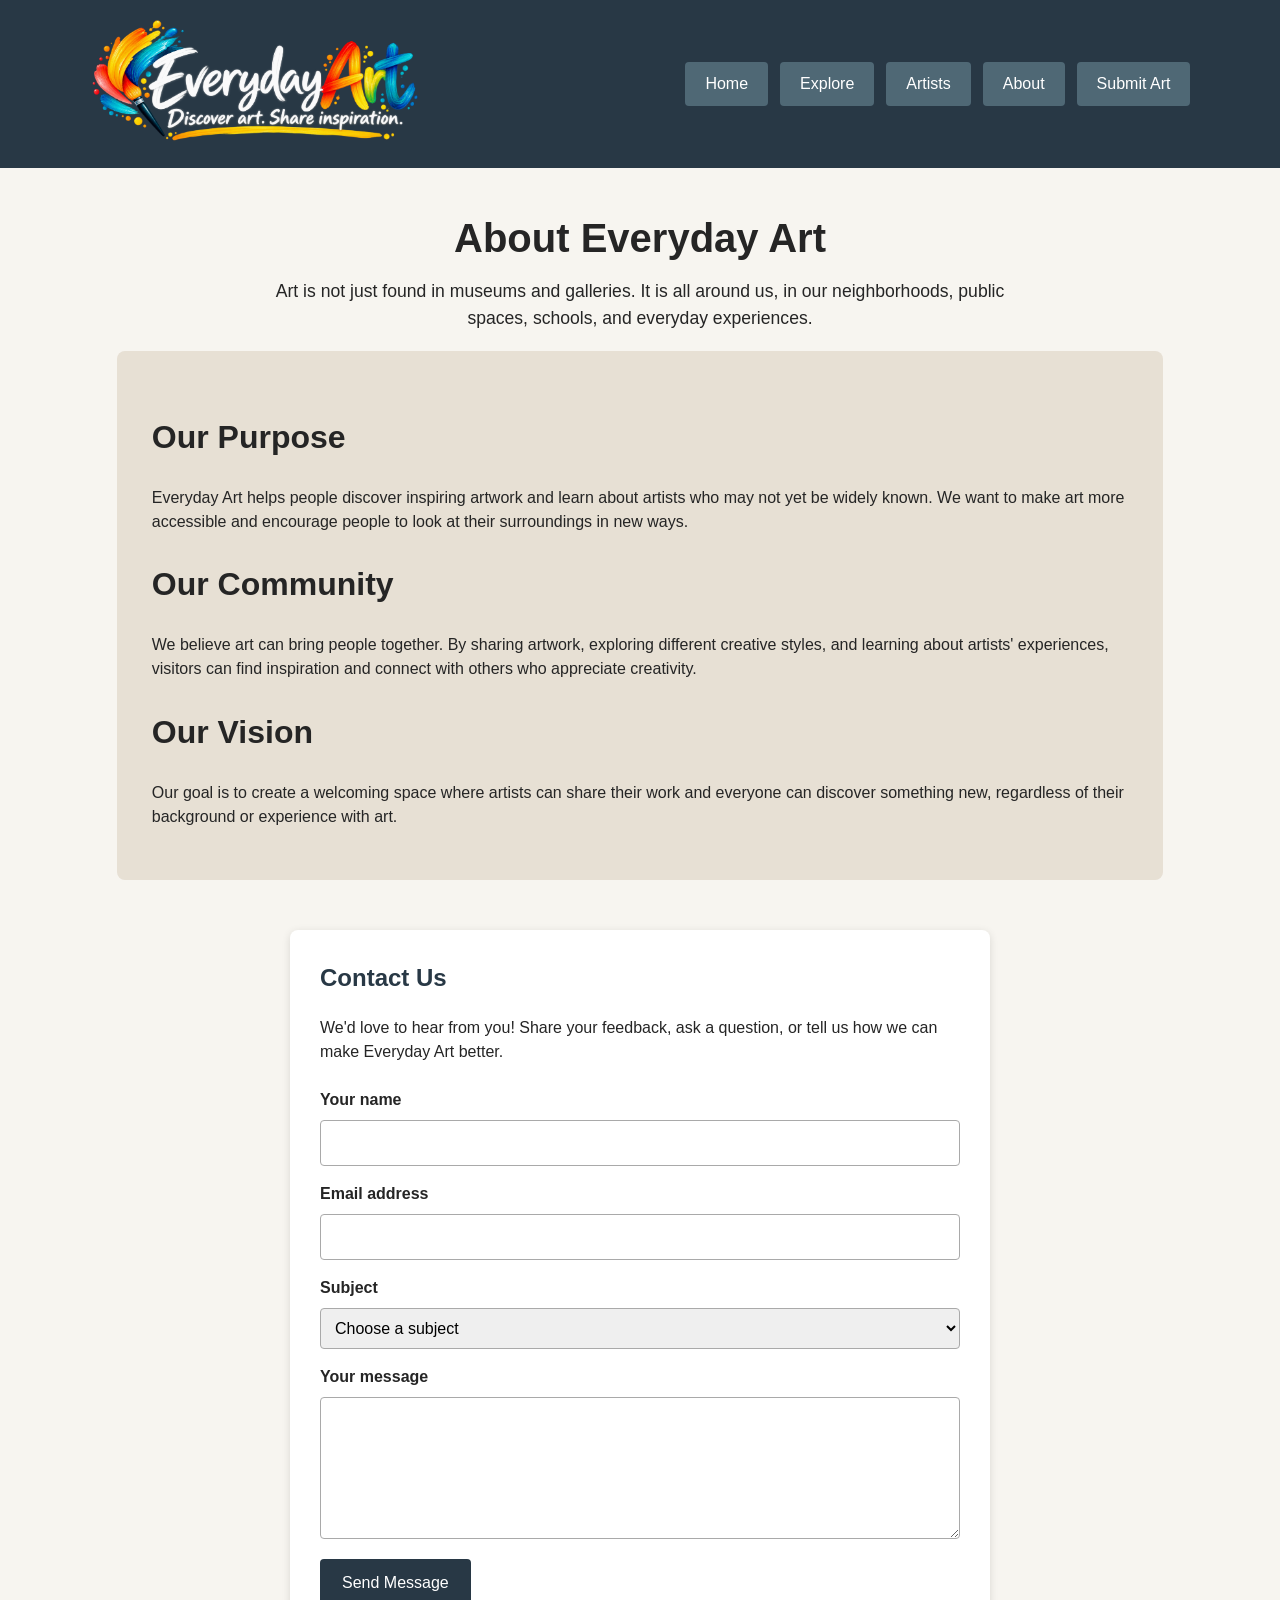
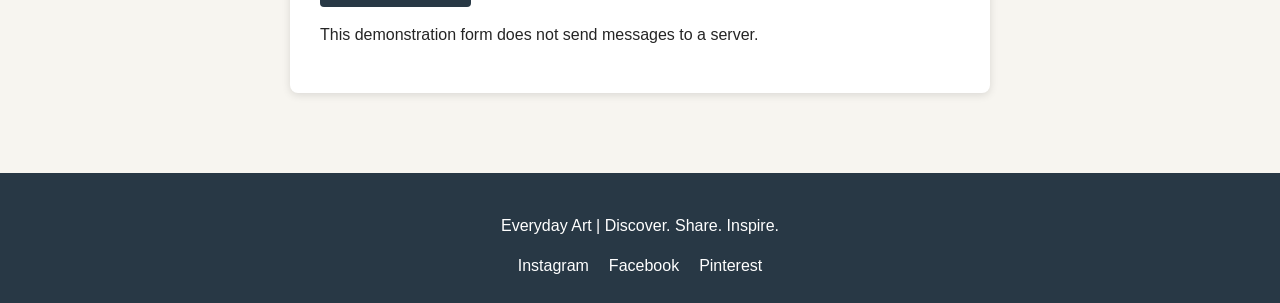
<file: about.html>
<!doctype html>
<html lang="en">
  <head>
    <meta charset="UTF-8" />
    <meta name="viewport" content="width=device-width, initial-scale=1.0" />
    <title>About | Everyday Art</title>
    <link rel="stylesheet" href="style.css" />
  </head>
  <body>
    <header>
      <div class="header-content">
        <a href="index.html" class="logo">
          <img src="images/everyday-art-logo.png" alt="Everyday Art home" />
        </a>
        <nav>
          <a href="index.html">Home</a>
          <a href="explore.html">Explore</a>
          <a href="artists.html">Artists</a>
          <a href="about.html">About</a>
          <a href="submit.html">Submit Art</a>
        </nav>
      </div>
    </header>

    <main>
      <section class="page-intro">
        <h1>About Everyday Art</h1>
        <p>
          Art is not just found in museums and galleries. It is all around us,
          in our neighborhoods, public spaces, schools, and everyday
          experiences.
        </p>
      </section>

      <section class="artist-spotlight">
        <div class="artist-info">
          <h2>Our Purpose</h2>
          <p>
            Everyday Art helps people discover inspiring artwork and learn about
            artists who may not yet be widely known. We want to make art more
            accessible and encourage people to look at their surroundings in new
            ways.
          </p>
          <h2>Our Community</h2>
          <p>
            We believe art can bring people together. By sharing artwork,
            exploring different creative styles, and learning about artists'
            experiences, visitors can find inspiration and connect with others
            who appreciate creativity.
          </p>
          <h2>Our Vision</h2>
          <p>
            Our goal is to create a welcoming space where artists can share
            their work and everyone can discover something new, regardless of
            their background or experience with art.
          </p>
        </div>
      </section>

      <section class="submission-form contact-form">
        <h2>Contact Us</h2>
        <p>
          We'd love to hear from you! Share your feedback, ask a question, or
          tell us how we can make Everyday Art better.
        </p>

        <form action="#" method="post">
          <label for="contact-name">Your name</label>
          <input
            type="text"
            id="contact-name"
            name="contact-name"
            autocomplete="name"
            required
          />

          <label for="contact-email">Email address</label>
          <input
            type="email"
            id="contact-email"
            name="contact-email"
            autocomplete="email"
            required
          />

          <label for="contact-subject">Subject</label>
          <select id="contact-subject" name="contact-subject" required>
            <option value="">Choose a subject</option>
            <option value="feedback">Website feedback</option>
            <option value="question">General question</option>
            <option value="suggestion">Suggestion or idea</option>
            <option value="other">Other</option>
          </select>

          <label for="contact-message">Your message</label>
          <textarea
            id="contact-message"
            name="contact-message"
            rows="5"
            required
          ></textarea>

          <button type="submit">Send Message</button>
        </form>

        <p class="form-note">
          This demonstration form does not send messages to a server.
        </p>
      </section>
    </main>

    <footer>
      <p>Everyday Art | Discover. Share. Inspire.</p>
      <div class="social-links">
        <a href="#">Instagram</a>
        <a href="#">Facebook</a>
        <a href="#">Pinterest</a>
      </div>
    </footer>
  </body>
</html>
</file>
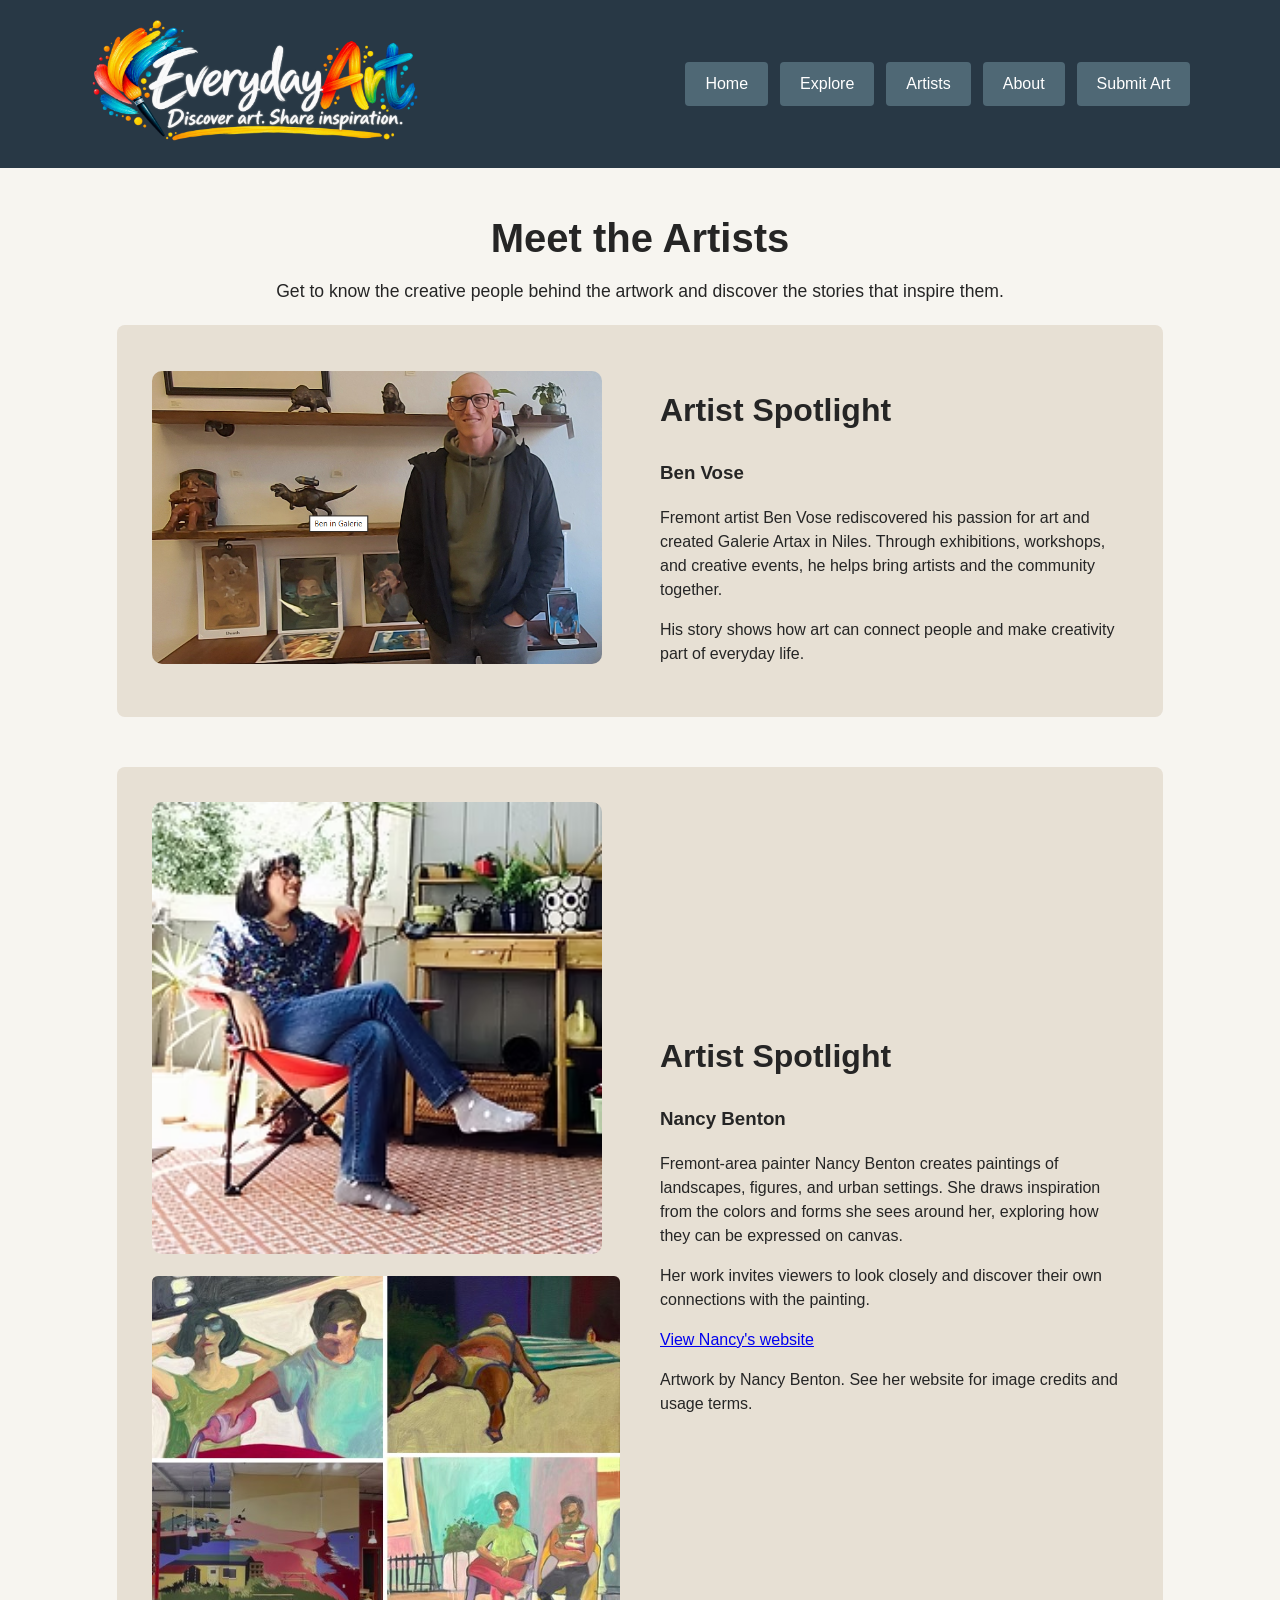
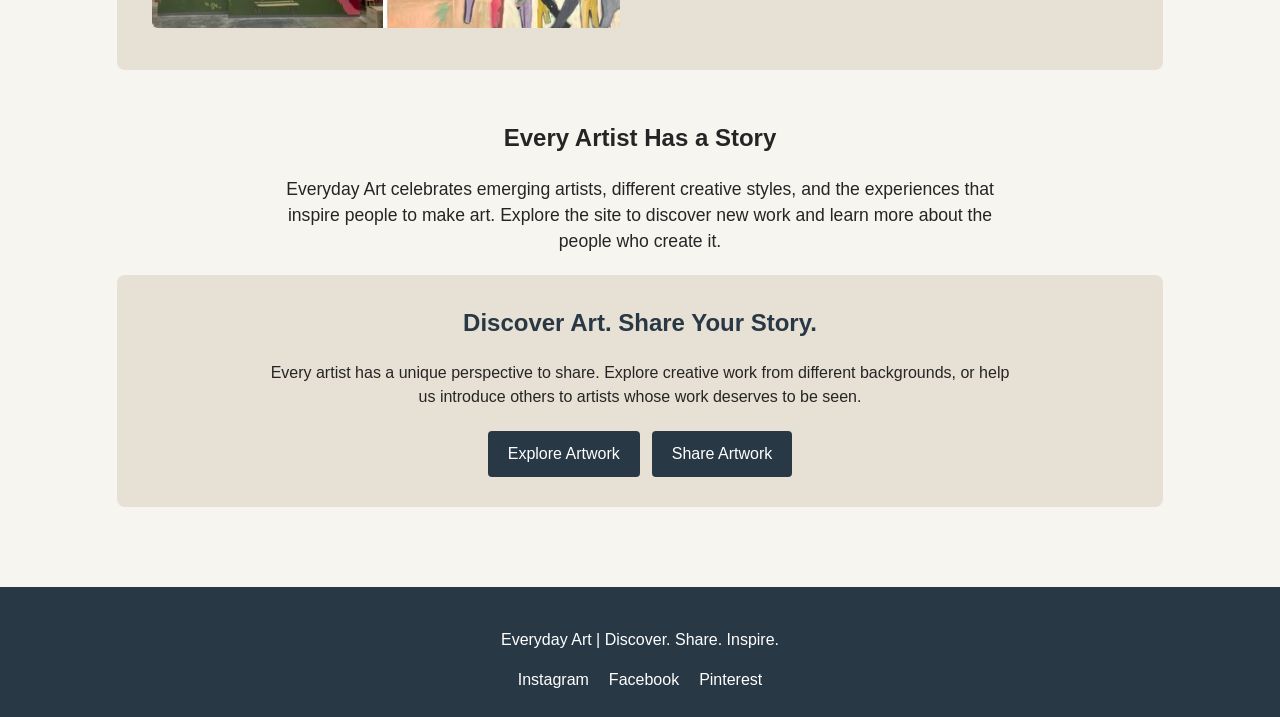
<file: artists.html>
<!doctype html>
<html lang="en">
  <head>
    <meta charset="UTF-8" />
    <meta name="viewport" content="width=device-width, initial-scale=1.0" />
    <title>Artists | Everyday Art</title>
    <link rel="stylesheet" href="style.css" />
  </head>
  <body>
    <header>
      <div class="header-content">
        <a href="index.html" class="logo">
          <img src="images/everyday-art-logo.png" alt="Everyday Art home" />
        </a>
        <nav>
          <a href="index.html">Home</a>
          <a href="explore.html">Explore</a>
          <a href="artists.html">Artists</a>
          <a href="about.html">About</a>
          <a href="submit.html">Submit Art</a>
        </nav>
      </div>
    </header>

    <main>
      <section class="page-intro">
        <h1>Meet the Artists</h1>
        <p>
          Get to know the creative people behind the artwork and discover the
          stories that inspire them.
        </p>
      </section>

      <section class="artist-spotlight">
        <div class="artist-image">
          <img src="images/ben-vose.png" alt="Artist Ben Vose" />
        </div>
        <div class="artist-info">
          <h2>Artist Spotlight</h2>
          <h3>Ben Vose</h3>
          <p>
            Fremont artist Ben Vose rediscovered his passion for art and created
            Galerie Artax in Niles. Through exhibitions, workshops, and creative
            events, he helps bring artists and the community together.
          </p>
          <p>
            His story shows how art can connect people and make creativity part
            of everyday life.
          </p>
        </div>
      </section>

      <section class="artist-spotlight">
        <div class="artist-image">
          <img src="images/nancy-benton.avif" alt="Nancy Benton, artist" />
          <img
            src="images/nancy-benton-artwork.jpg"
            alt="Four paintings by Nancy Benton"
            class="nancy-artwork"
          />
        </div>

        <div class="artist-info">
          <h2>Artist Spotlight</h2>
          <h3>Nancy Benton</h3>
          <p>
            Fremont-area painter Nancy Benton creates paintings of landscapes,
            figures, and urban settings. She draws inspiration from the colors
            and forms she sees around her, exploring how they can be expressed
            on canvas.
          </p>
          <p>
            Her work invites viewers to look closely and discover their own
            connections with the painting.
          </p>
          <p>
            <a
              href="https://www.nancybenton.net/"
              target="_blank"
              rel="noopener noreferrer"
              >View Nancy's website</a
            >
          </p>
          <p class="photo-credit">
            Artwork by Nancy Benton. See her website for image credits and usage
            terms.
          </p>
        </div>
      </section>

      <section class="page-intro">
        <h2>Every Artist Has a Story</h2>
        <p>
          Everyday Art celebrates emerging artists, different creative styles,
          and the experiences that inspire people to make art. Explore the site
          to discover new work and learn more about the people who create it.
        </p>
      </section>

      <section class="artist-invitation">
        <h2>Discover Art. Share Your Story.</h2>
        <p>
          Every artist has a unique perspective to share. Explore creative work
          from different backgrounds, or help us introduce others to artists
          whose work deserves to be seen.
        </p>
        <div class="artist-links">
          <a href="explore.html">Explore Artwork</a>
          <a href="submit.html">Share Artwork</a>
        </div>
      </section>
    </main>

    <footer>
      <p>Everyday Art | Discover. Share. Inspire.</p>
      <div class="social-links">
        <a href="#">Instagram</a>
        <a href="#">Facebook</a>
        <a href="#">Pinterest</a>
      </div>
    </footer>
  </body>
</html>
</file>
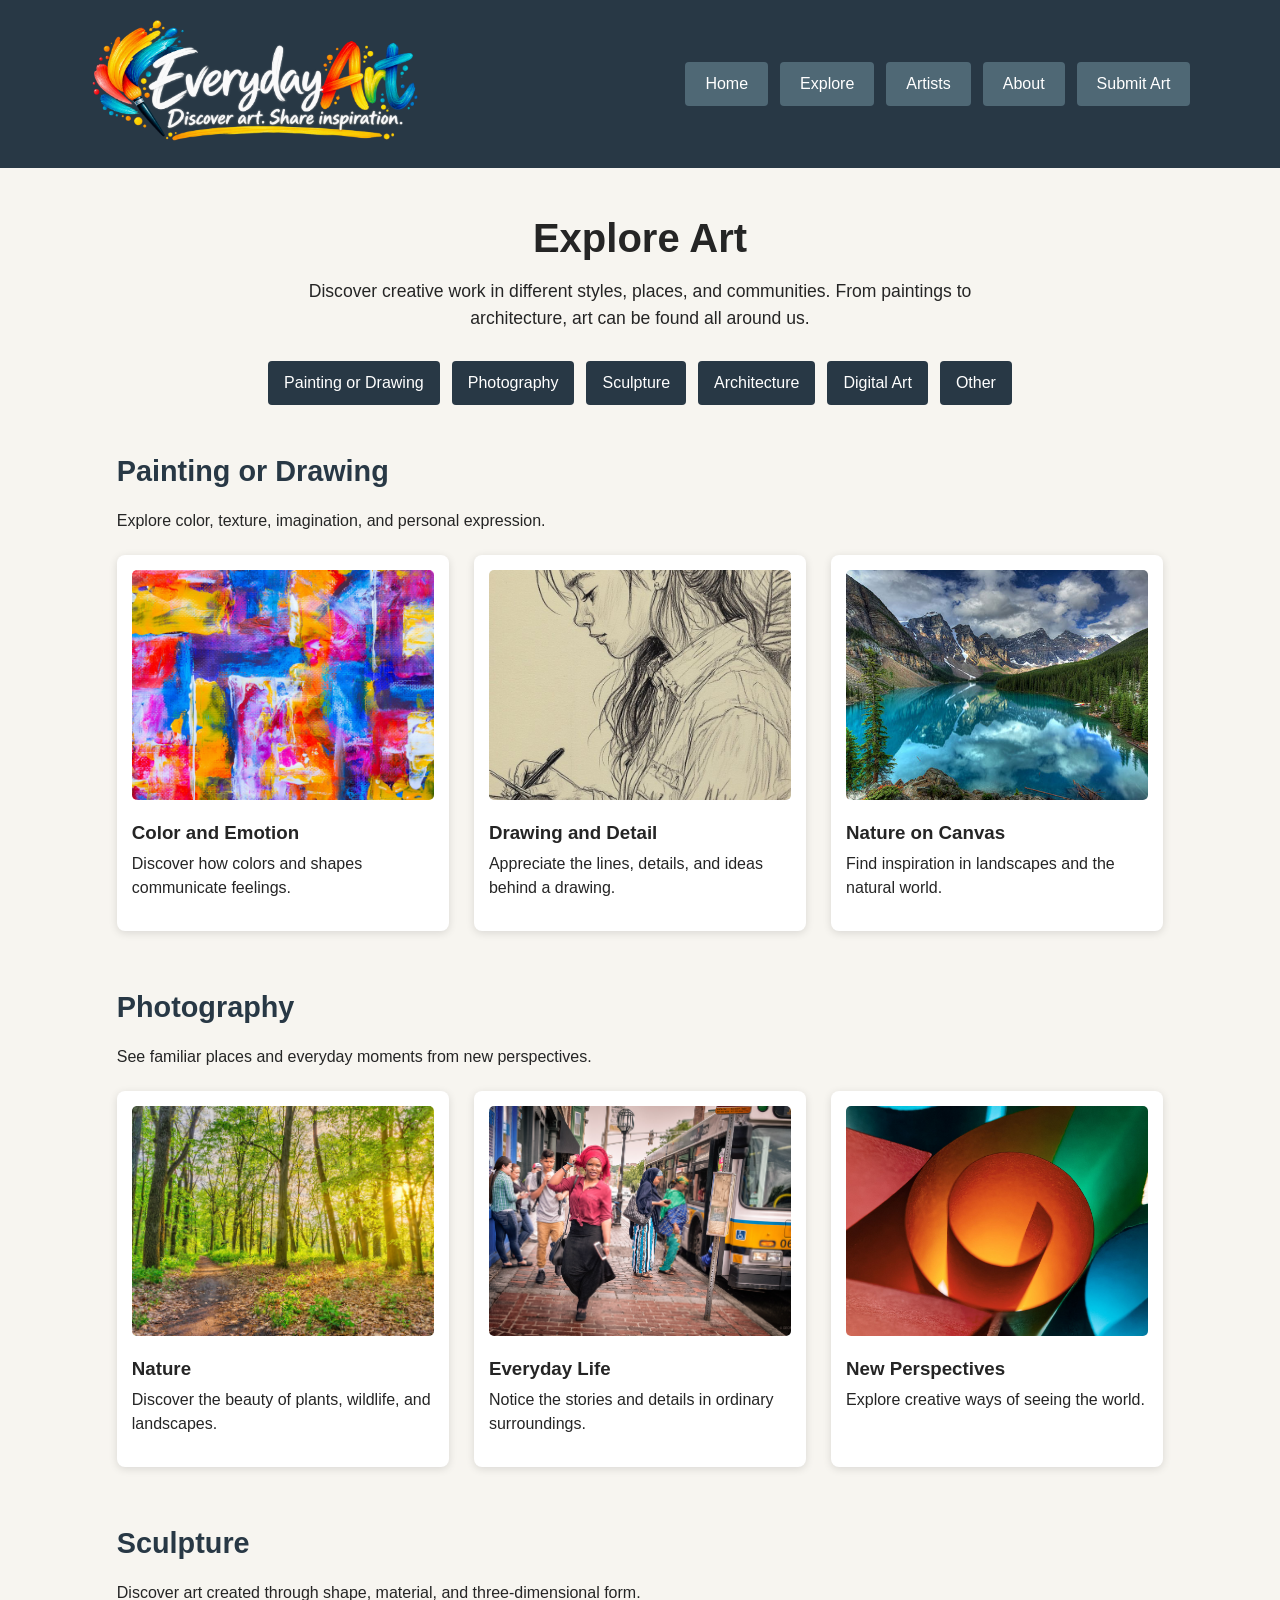
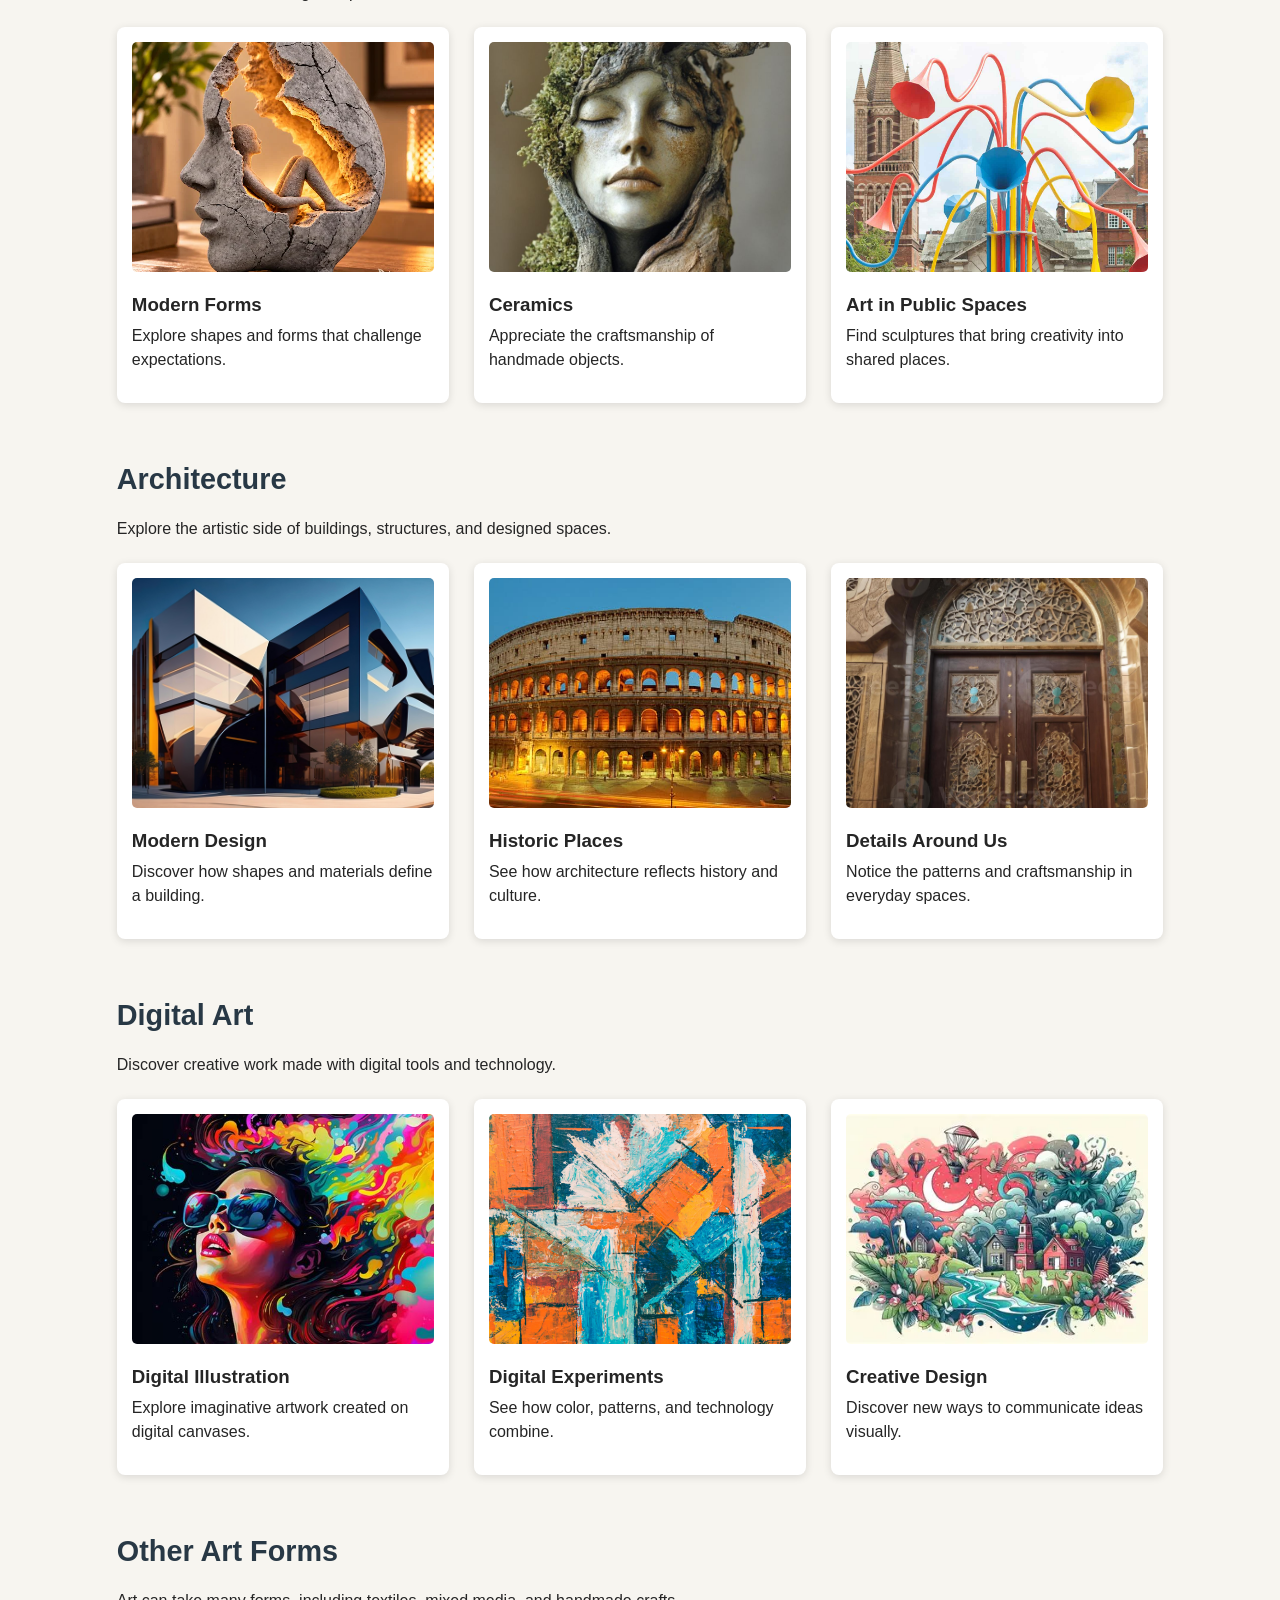
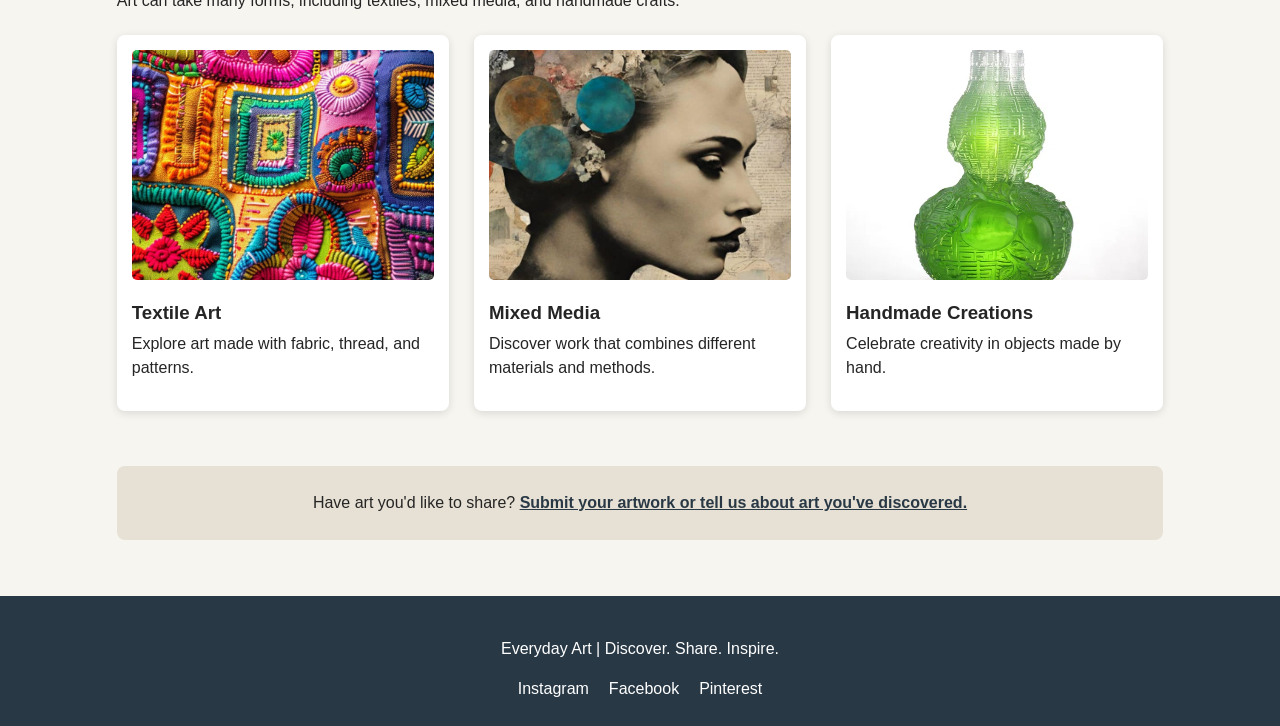
<file: explore.html>
<!doctype html>
<html lang="en">
  <head>
    <meta charset="UTF-8" />
    <meta name="viewport" content="width=device-width, initial-scale=1.0" />
    <title>Explore Art | Everyday Art</title>
    <link rel="stylesheet" href="style.css" />
  </head>
  <body>
    <header>
      <div class="header-content">
        <a href="index.html" class="logo">
          <img src="images/everyday-art-logo.png" alt="Everyday Art home" />
        </a>
        <nav>
          <a href="index.html">Home</a>
          <a href="explore.html">Explore</a>
          <a href="artists.html">Artists</a>
          <a href="about.html">About</a>
          <a href="submit.html">Submit Art</a>
        </nav>
      </div>
    </header>

    <main>
      <section class="page-intro">
        <h1>Explore Art</h1>
        <p>
          Discover creative work in different styles, places, and communities.
          From paintings to architecture, art can be found all around us.
        </p>
      </section>

      <nav class="category-links" aria-label="Art categories">
        <a href="#painting">Painting or Drawing</a>
        <a href="#photography">Photography</a>
        <a href="#sculpture">Sculpture</a>
        <a href="#architecture">Architecture</a>
        <a href="#digital-art">Digital Art</a>
        <a href="#other">Other</a>
      </nav>

      <section class="explore-category" id="painting">
        <h2>Painting or Drawing</h2>
        <p>Explore color, texture, imagination, and personal expression.</p>
        <div class="artwork-container">
          <article class="artwork-card">
            <img src="images/painting.jpg" alt="Colorful abstract painting" />
            <h3>Color and Emotion</h3>
            <p>Discover how colors and shapes communicate feelings.</p>
          </article>
          <article class="artwork-card">
            <img src="images/drawing.jpg" alt="Pencil drawing artwork" />
            <h3>Drawing and Detail</h3>
            <p>Appreciate the lines, details, and ideas behind a drawing.</p>
          </article>
          <article class="artwork-card">
            <img src="images/landscape.jpg" alt="Landscape artwork" />
            <h3>Nature on Canvas</h3>
            <p>Find inspiration in landscapes and the natural world.</p>
          </article>
        </div>
      </section>

      <section class="explore-category" id="photography">
        <h2>Photography</h2>
        <p>See familiar places and everyday moments from new perspectives.</p>
        <div class="artwork-container">
          <article class="artwork-card">
            <img src="images/nature-photo.jpg" alt="Nature photography" />
            <h3>Nature</h3>
            <p>Discover the beauty of plants, wildlife, and landscapes.</p>
          </article>
          <article class="artwork-card">
            <img src="images/street-photo.jpg" alt="Street photography" />
            <h3>Everyday Life</h3>
            <p>Notice the stories and details in ordinary surroundings.</p>
          </article>
          <article class="artwork-card">
            <img
              src="images/creative-photo.jpg"
              alt="Artistic close-up photograph"
            />
            <h3>New Perspectives</h3>
            <p>Explore creative ways of seeing the world.</p>
          </article>
        </div>
      </section>

      <section class="explore-category" id="sculpture">
        <h2>Sculpture</h2>
        <p>
          Discover art created through shape, material, and three-dimensional
          form.
        </p>
        <div class="artwork-container">
          <article class="artwork-card">
            <img src="images/sculpture.webp" alt="Sculptural artwork" />
            <h3>Modern Forms</h3>
            <p>Explore shapes and forms that challenge expectations.</p>
          </article>
          <article class="artwork-card">
            <img
              src="images/ceramic-art.jpg"
              alt="Handmade ceramic sculpture"
            />
            <h3>Ceramics</h3>
            <p>Appreciate the craftsmanship of handmade objects.</p>
          </article>
          <article class="artwork-card">
            <img
              src="images/public-sculpture.jpg"
              alt="Outdoor public sculpture"
            />
            <h3>Art in Public Spaces</h3>
            <p>Find sculptures that bring creativity into shared places.</p>
          </article>
        </div>
      </section>

      <section class="explore-category" id="architecture">
        <h2>Architecture</h2>
        <p>
          Explore the artistic side of buildings, structures, and designed
          spaces.
        </p>
        <div class="artwork-container">
          <article class="artwork-card">
            <img
              src="images/modern-building.jpg"
              alt="Modern architectural building"
            />
            <h3>Modern Design</h3>
            <p>Discover how shapes and materials define a building.</p>
          </article>
          <article class="artwork-card">
            <img
              src="images/historic-building.jpg"
              alt="Historic building architecture"
            />
            <h3>Historic Places</h3>
            <p>See how architecture reflects history and culture.</p>
          </article>
          <article class="artwork-card">
            <img
              src="images/architectural-detail.jpg"
              alt="Decorative architectural detail"
            />
            <h3>Details Around Us</h3>
            <p>Notice the patterns and craftsmanship in everyday spaces.</p>
          </article>
        </div>
      </section>

      <section class="explore-category" id="digital-art">
        <h2>Digital Art</h2>
        <p>Discover creative work made with digital tools and technology.</p>
        <div class="artwork-container">
          <article class="artwork-card">
            <img
              src="images/digital-illustration.jpg"
              alt="Digital illustration"
            />
            <h3>Digital Illustration</h3>
            <p>Explore imaginative artwork created on digital canvases.</p>
          </article>
          <article class="artwork-card">
            <img
              src="images/digital-abstract.jpg"
              alt="Abstract digital artwork"
            />
            <h3>Digital Experiments</h3>
            <p>See how color, patterns, and technology combine.</p>
          </article>
          <article class="artwork-card">
            <img
              src="images/digital-design.webp"
              alt="Creative digital design"
            />
            <h3>Creative Design</h3>
            <p>Discover new ways to communicate ideas visually.</p>
          </article>
        </div>
      </section>

      <section class="explore-category" id="other">
        <h2>Other Art Forms</h2>
        <p>
          Art can take many forms, including textiles, mixed media, and handmade
          crafts.
        </p>
        <div class="artwork-container">
          <article class="artwork-card">
            <img src="images/textile-art.jpg" alt="Colorful textile artwork" />
            <h3>Textile Art</h3>
            <p>Explore art made with fabric, thread, and patterns.</p>
          </article>
          <article class="artwork-card">
            <img src="images/mixed-media.jpg" alt="Mixed-media artwork" />
            <h3>Mixed Media</h3>
            <p>Discover work that combines different materials and methods.</p>
          </article>
          <article class="artwork-card">
            <img
              src="images/handmade-art.webp"
              alt="Handmade creative artwork"
            />
            <h3>Handmade Creations</h3>
            <p>Celebrate creativity in objects made by hand.</p>
          </article>
        </div>
      </section>

      <p class="explore-invitation">
        Have art you'd like to share?
        <a href="submit.html"
          >Submit your artwork or tell us about art you've discovered.</a
        >
      </p>
    </main>

    <footer>
      <p>Everyday Art | Discover. Share. Inspire.</p>
      <div class="social-links">
        <a href="#">Instagram</a>
        <a href="#">Facebook</a>
        <a href="#">Pinterest</a>
      </div>
    </footer>
  </body>
</html>
</file>
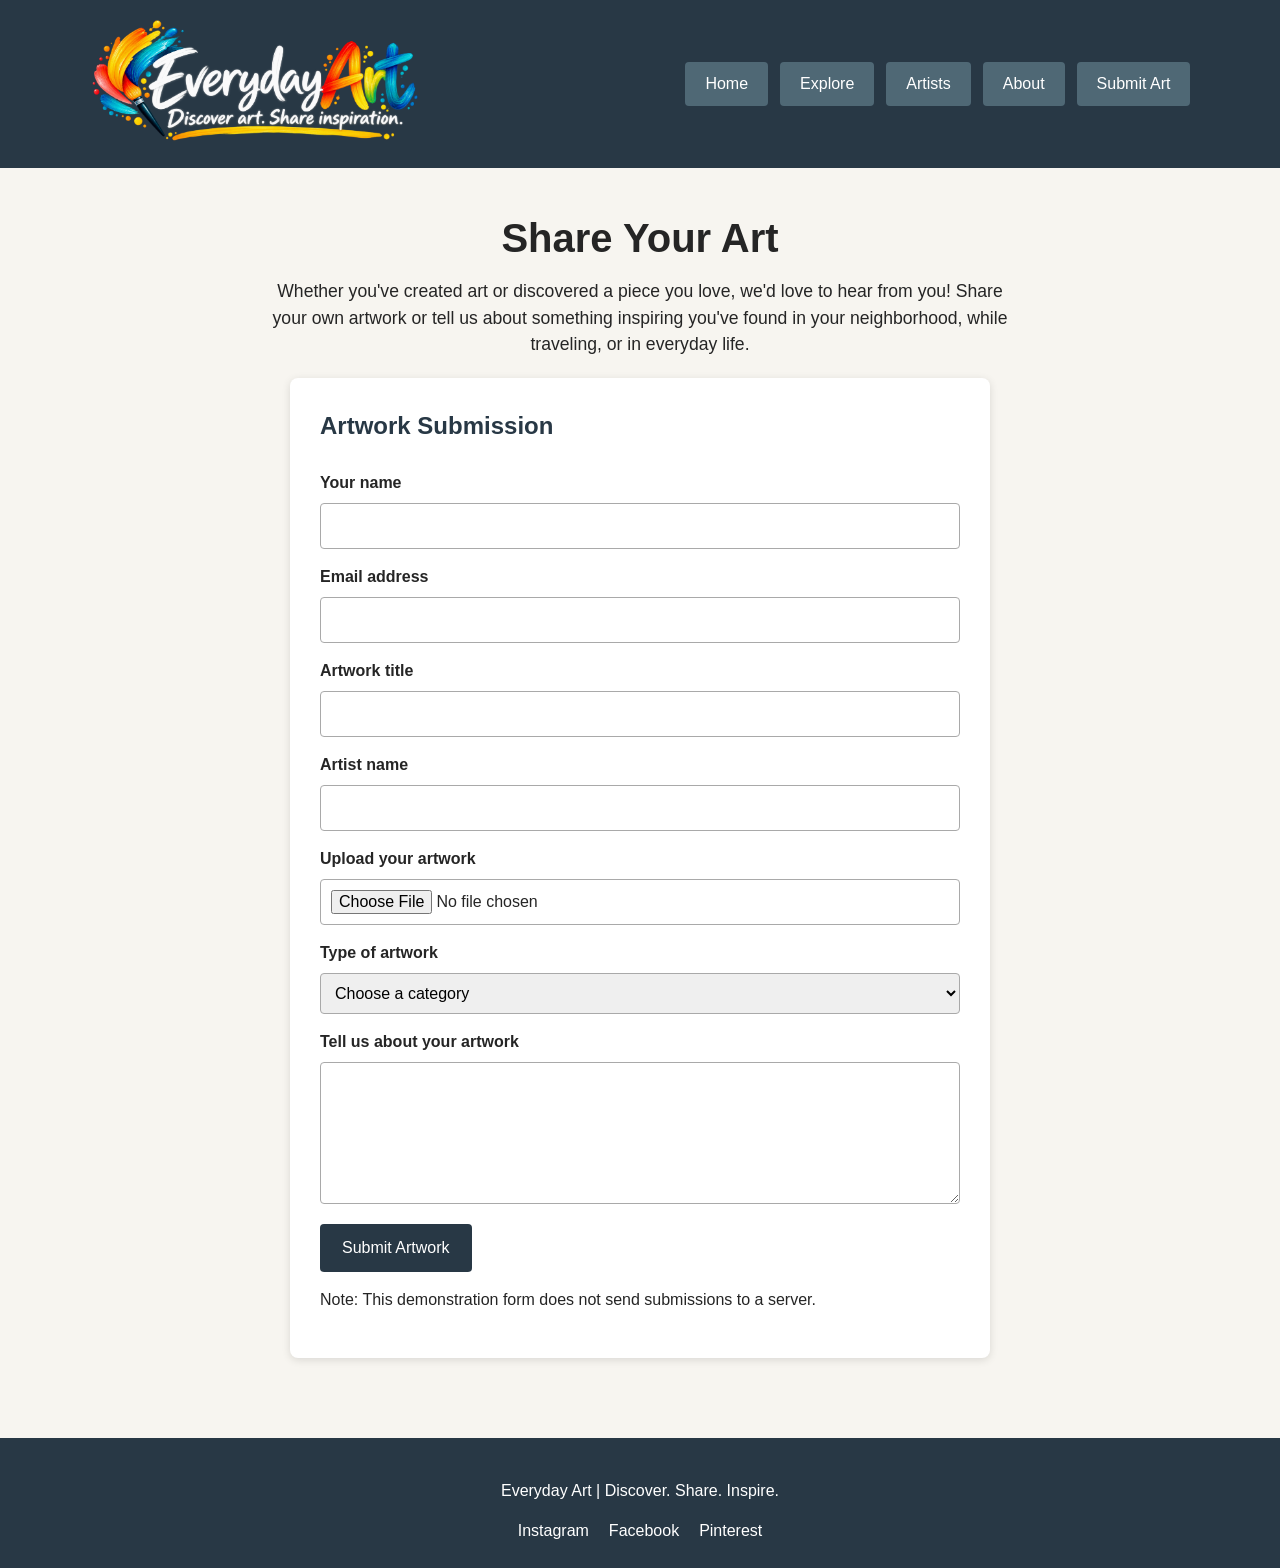
<file: submit.html>
<!doctype html>
<html lang="en">
  <head>
    <meta charset="UTF-8" />
    <meta name="viewport" content="width=device-width, initial-scale=1.0" />
    <title>Submit Art | Everyday Art</title>
    <link rel="stylesheet" href="style.css" />
  </head>
  <body>
    <header>
      <div class="header-content">
        <a href="index.html" class="logo">
          <img src="images/everyday-art-logo.png" alt="Everyday Art home" />
        </a>
        <nav>
    <a href="index.html">Home</a>
    <a href="explore.html">Explore</a>
    <a href="artists.html">Artists</a>
    <a href="about.html">About</a>
    <a href="submit.html">Submit Art</a>
</nav>
      </div>
    </header>

    <main>
      <section class="page-intro">
        <h1>Share Your Art</h1>
        <p>
          Whether you've created art or discovered a piece you love, we'd love
          to hear from you! Share your own artwork or tell us about something
          inspiring you've found in your neighborhood, while traveling, or in
          everyday life.
        </p>
      </section>

      <section class="submission-form">
        <h2>Artwork Submission</h2>
        <form action="#" method="post">
          <label for="artist-name">Your name</label>
          <input type="text" id="artist-name" name="artist-name" required />

          <label for="artist-email">Email address</label>
          <input type="email" id="artist-email" name="artist-email" required />

          <label for="art-title">Artwork title</label>
          <input type="text" id="art-title" name="art-title" required />

          <label for="art-artist-name">Artist name</label>
          <input type="text" id="art-artist-name" name="artist-name" required />

          <label for="art-image">Upload your artwork</label>
          <input
            type="file"
            id="art-image"
            name="art-image"
            accept="image/*"
            required
          />

          <label for="art-type">Type of artwork</label>
          <select id="art-type" name="art-type" required>
            <option value="">Choose a category</option>
            <option value="painting">Painting or drawing</option>
            <option value="photography">Photography</option>
            <option value="sculpture">Sculpture</option>
            <option value="architecture">Architecture</option>
            <option value="digital">Digital art</option>
            <option value="other">Other</option>
          </select>

          <label for="art-description">Tell us about your artwork</label>
          <textarea
            id="art-description"
            name="art-description"
            rows="5"
            required
          ></textarea>

          <button type="submit">Submit Artwork</button>
        </form>
        <p>
          Note: This demonstration form does not send submissions to a server.
        </p>
      </section>
    </main>

    <footer>
      <p>Everyday Art | Discover. Share. Inspire.</p>
      <div class="social-links">
        <a href="#">Instagram</a>
        <a href="#">Facebook</a>
        <a href="#">Pinterest</a>
      </div>
    </footer>
  </body>
</html>
</file>
<file: style.css>
* {
  box-sizing: border-box;
}

body {
  margin: 0;
  font-family: Arial, Helvetica, sans-serif;
  background-color: #f7f5f0;
  color: #252525;
  line-height: 1.5;
}

header {
  background-color: #283845;
  padding: 18px 7%;
}

.header-content {
  display: flex;
  align-items: center;
  justify-content: space-between;
  gap: 30px;
}

.logo img {
  width: 330px;
  height: auto;
}

nav {
  display: flex;
  gap: 12px;
  flex-wrap: wrap;
  justify-content: flex-end;
}

nav a {
  color: white;
  text-decoration: none;
  background-color: #4f6875;
  padding: 10px 20px;
  border-radius: 4px;
}

nav a:hover {
  background-color: #d9a441;
  color: #252525;
}

main {
  max-width: 1200px;
  margin: 0 auto;
  padding: 40px 6%;
}

.hero {
  display: flex;
  align-items: center;
  gap: 40px;
  margin-bottom: 55px;
}

.hero-text {
  flex: 1;
}

.hero-text h1 {
  font-size: 2.6rem;
  margin-top: 0;
  margin-bottom: 15px;
}

.hero-text p {
  font-size: 1.1rem;
}

.hero-image {
  flex: 1.2;
}

.hero-image img {
  width: 100%;
  display: block;
  border-radius: 8px;
}

.featured {
  margin-bottom: 60px;
}

.featured h2,
.artist-spotlight h2 {
  font-size: 2rem;
  margin-bottom: 25px;
}

.artwork-container {
  display: flex;
  gap: 25px;
  flex-wrap: wrap;
}

.artwork-card {
  flex: 1;
  background-color: white;
  padding: 15px;
  border-radius: 8px;
  box-shadow: 0 2px 8px rgba(0, 0, 0, 0.12);
}

.artwork-card img {
  width: 100%;
  height: 230px;
  object-fit: cover;
  display: block;
  border-radius: 5px;
}

.artwork-card h3 {
  margin-bottom: 5px;
}

.artwork-card p {
  margin-top: 5px;
}

.artist-spotlight {
  display: flex;
  align-items: center;
  gap: 40px;
  background-color: #e7e0d4;
  padding: 35px;
  border-radius: 8px;
  margin-bottom: 50px;
}

.artist-spotlight > div {
  flex: 1;
}

.artist-spotlight img {
  width: 450px;
  height: auto;
  border-radius: 10px;
}

footer {
  background-color: #283845;
  color: white;
  text-align: center;
  padding: 25px;
}

.social-links {
  display: flex;
  justify-content: center;
  gap: 20px;
  margin-top: 10px;
}

.social-links a {
  color: white;
  text-decoration: none;
}

.social-links a:hover {
  color: #d9a441;
}
.hero-slideshow {
  width: 100%;
}

.hero-slideshow img {
  display: block;
  width: 100%;
  height: 320px;
  object-fit: cover;
  border-radius: 8px;
}

.hero-controls {
  display: flex;
  justify-content: space-between;
  gap: 10px;
  margin-top: 10px;
}

.hero-controls button {
  padding: 8px 16px;
  background-color: #283845;
  color: white;
  border: none;
  cursor: pointer;
  transition: background-color 0.3s ease;
}

.hero-controls button:hover {
  background-color: #496779;
}
.artwork-card {
  transition:
    transform 0.3s ease,
    box-shadow 0.3s ease;
}

.artwork-card:hover {
  transform: translateY(-5px);
  box-shadow: 0 6px 12px rgba(0, 0, 0, 0.2);
}
.page-intro {
  text-align: center;
  max-width: 850px;
  margin: 0 auto 20px;
}

.page-intro h1 {
  font-size: 2.5rem;
  margin-top: 0;
  margin-bottom: 10px;
}

.page-intro p {
  font-size: 1.1rem;
  line-height: 1.5;
  max-width: 750px;
  margin: 0 auto;
}

/* Artwork submission form */
.submission-form {
  max-width: 700px;
  margin: 0 auto 40px;
  padding: 30px;
  background-color: #ffffff;
  border-radius: 8px;
  box-shadow: 0 2px 8px rgba(0, 0, 0, 0.12);
}

.submission-form h2 {
  margin-top: 0;
  color: #283845;
}

.submission-form form {
  display: flex;
  flex-direction: column;
  gap: 8px;
}

.submission-form label {
  font-weight: bold;
  margin-top: 8px;
}

.submission-form input,
.submission-form select,
.submission-form textarea {
  width: 100%;
  padding: 10px;
  font: inherit;
  border: 1px solid #a9a9a9;
  border-radius: 4px;
}

.submission-form textarea {
  resize: vertical;
}

.submission-form button {
  align-self: flex-start;
  margin-top: 12px;
  padding: 12px 22px;
  background-color: #283845;
  color: white;
  border: none;
  border-radius: 4px;
  font: inherit;
  cursor: pointer;
}

.submission-form button:hover {
  background-color: #d9a441;
  color: #252525;
}

.submission-form input:focus,
.submission-form select:focus,
.submission-form textarea:focus {
  outline: 2px solid #4f6875;
  outline-offset: 2px;
}

/* Tablet screens */
@media screen and (max-width: 1000px) {
  header {
    padding: 18px 4%;
  }

  .header-content {
    gap: 20px;
  }

  .logo img {
    width: 260px;
    max-width: 100%;
  }

  nav {
    gap: 8px;
  }

  nav a {
    padding: 9px 12px;
  }

  main {
    padding: 30px 4%;
  }

  .hero {
    gap: 25px;
  }

  .hero-text h1 {
    font-size: 2.2rem;
  }

  .artwork-container {
    gap: 15px;
  }

  .artist-spotlight {
    gap: 25px;
    padding: 25px;
  }

  .artist-spotlight img {
    width: 100%;
    max-width: 100%;
  }
}

/* Mobile screens */
@media screen and (max-width: 700px) {
  header {
    padding: 18px 5%;
  }

  .header-content {
    flex-direction: column;
    gap: 18px;
  }

  .logo img {
    width: 300px;
    max-width: 85vw;
  }

  nav {
    justify-content: center;
    gap: 8px;
  }

  nav a {
    padding: 9px 12px;
  }

  main {
    padding: 25px 5%;
  }

  .hero,
  .artwork-container,
  .artist-spotlight {
    flex-direction: column;
  }

  .hero {
    gap: 20px;
  }

  .hero-text h1 {
    font-size: 2rem;
  }

  .hero-image {
    width: 100%;
  }

  .hero-slideshow img {
    height: 240px;
  }

  .artwork-card {
    width: 100%;
  }

  .artwork-card img {
    height: 220px;
  }

  .artist-spotlight {
    padding: 20px;
    gap: 20px;
  }

  .artist-spotlight img {
    width: 100%;
    max-width: 100%;
  }

  .submission-form {
    padding: 20px;
  }

  .social-links {
    flex-wrap: wrap;
  }
}

/* Small phones */
@media screen and (max-width: 400px) {
  .logo img {
    width: 85vw;
  }

  nav {
    gap: 6px;
  }

  nav a {
    padding: 8px 9px;
    font-size: 0.9rem;
  }

  .hero-slideshow img {
    height: 200px;
  }

  .hero-controls button {
    padding: 8px 12px;
  }

  .artist-spotlight {
    padding: 15px;
  }

  .submission-form {
    padding: 15px;
  }
}

/* Explore page categories */
.category-links {
    display: flex;
    flex-wrap: wrap;
    justify-content: center;
    gap: 12px;
    margin: 30px 0 45px;
}

.category-links a {
    background-color: #283845;
    color: white;
    padding: 10px 16px;
    border-radius: 4px;
    text-decoration: none;
}

.category-links a:hover {
    background-color: #d9a441;
    color: #252525;
}

.explore-category {
    margin-bottom: 55px;
    scroll-margin-top: 20px;
}

.explore-category h2 {
    color: #283845;
    font-size: 1.8rem;
    margin-bottom: 8px;
}

.explore-category > p {
    margin-bottom: 22px;
}

.explore-category .artwork-card {
    min-width: 0;
}

.explore-invitation {
    text-align: center;
    padding: 25px;
    background-color: #e7e0d4;
    border-radius: 8px;
}

.explore-invitation a {
    color: #283845;
    font-weight: bold;
}

@media screen and (max-width: 700px) {
    .category-links {
        gap: 8px;
    }

    .category-links a {
        padding: 9px 12px;
        font-size: 0.95rem;
    }

    .explore-category {
        margin-bottom: 40px;
    }
}

/* Artists page invitation */
.artist-invitation {
    text-align: center;
    background-color: #e7e0d4;
    padding: 30px;
    border-radius: 8px;
    margin-bottom: 40px;
}

.artist-invitation h2 {
    color: #283845;
    margin-top: 0;
}

.artist-invitation p {
    max-width: 750px;
    margin: 0 auto 22px;
}

.artist-links {
    display: flex;
    justify-content: center;
    flex-wrap: wrap;
    gap: 12px;
}

.artist-links a {
    display: inline-block;
    background-color: #283845;
    color: white;
    text-decoration: none;
    padding: 11px 20px;
    border-radius: 4px;
}

.artist-links a:hover {
    background-color: #d9a441;
    color: #252525;
}

/* Nancy's artwork collage */
.artist-image .nancy-artwork {
    width: 100%;
    height: auto;
    object-fit: contain;
    margin-top: 15px;
    border-radius: 6px;
}
</file>
